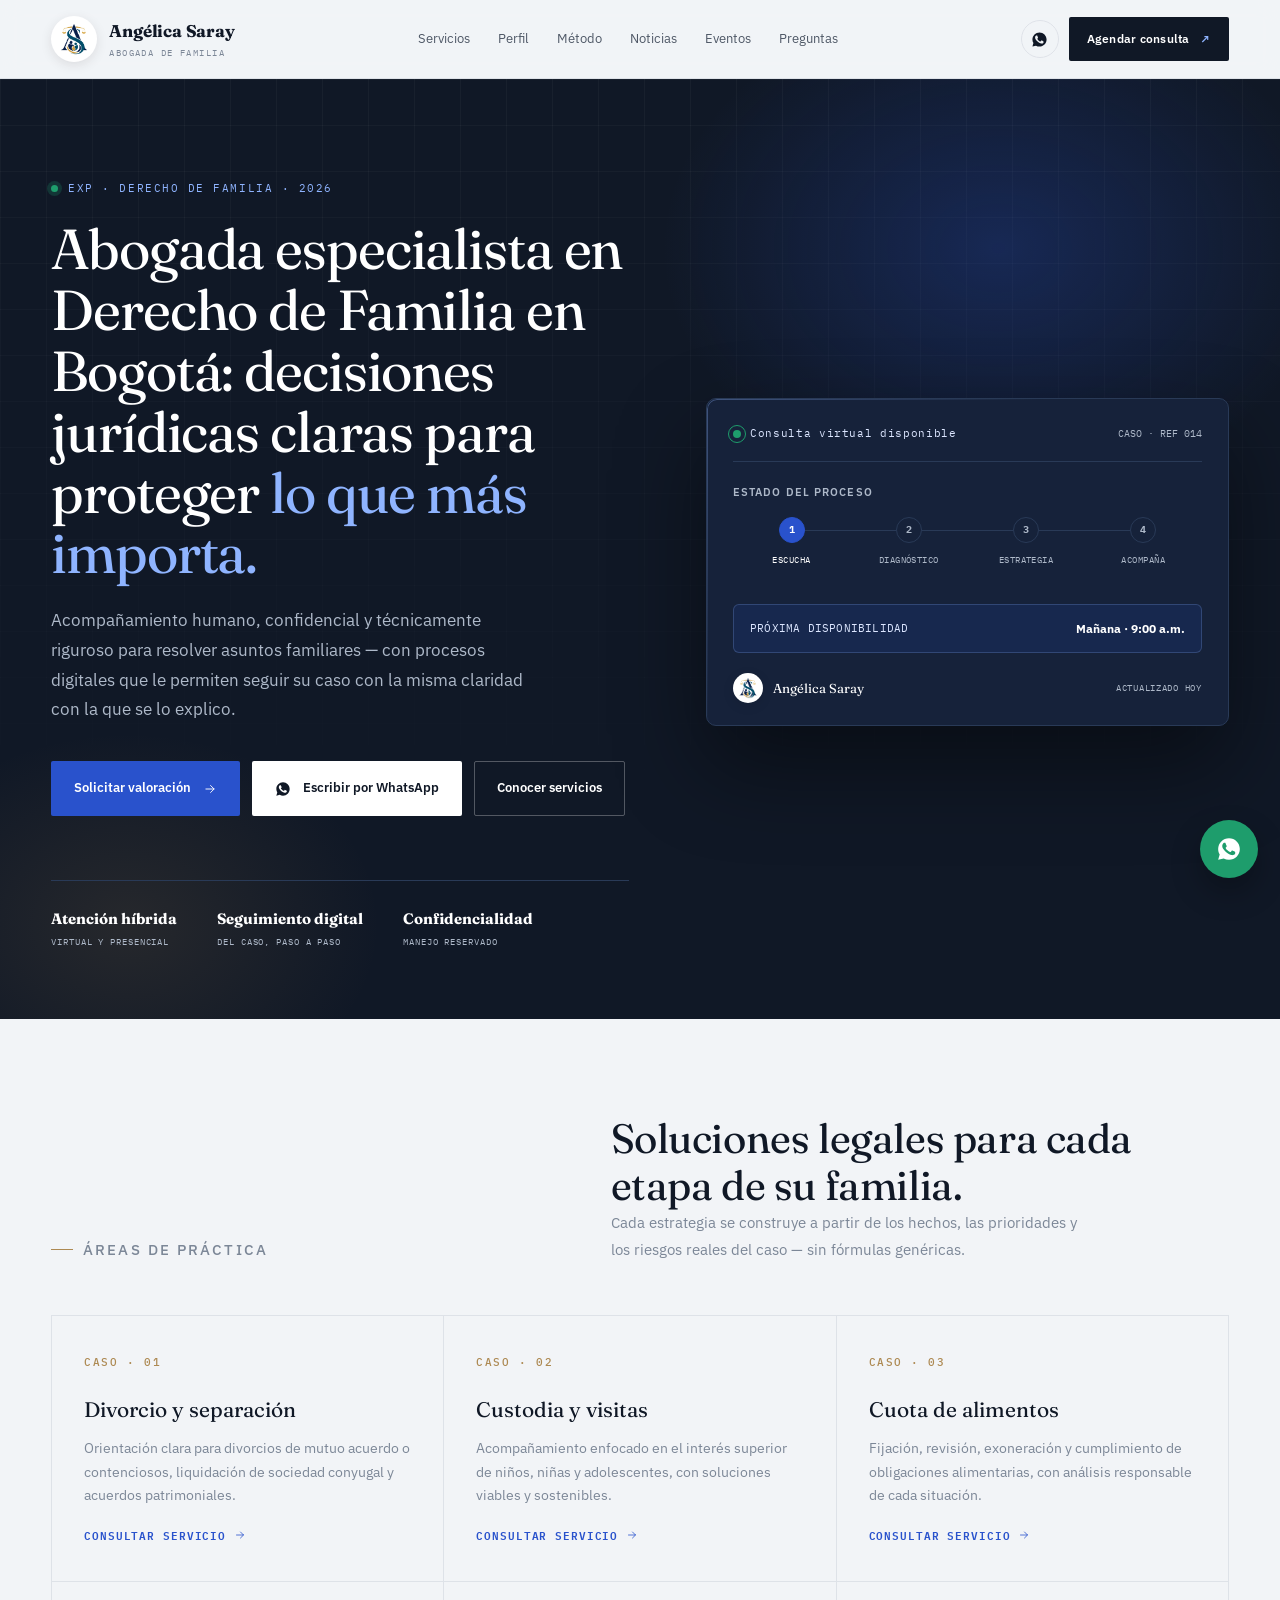
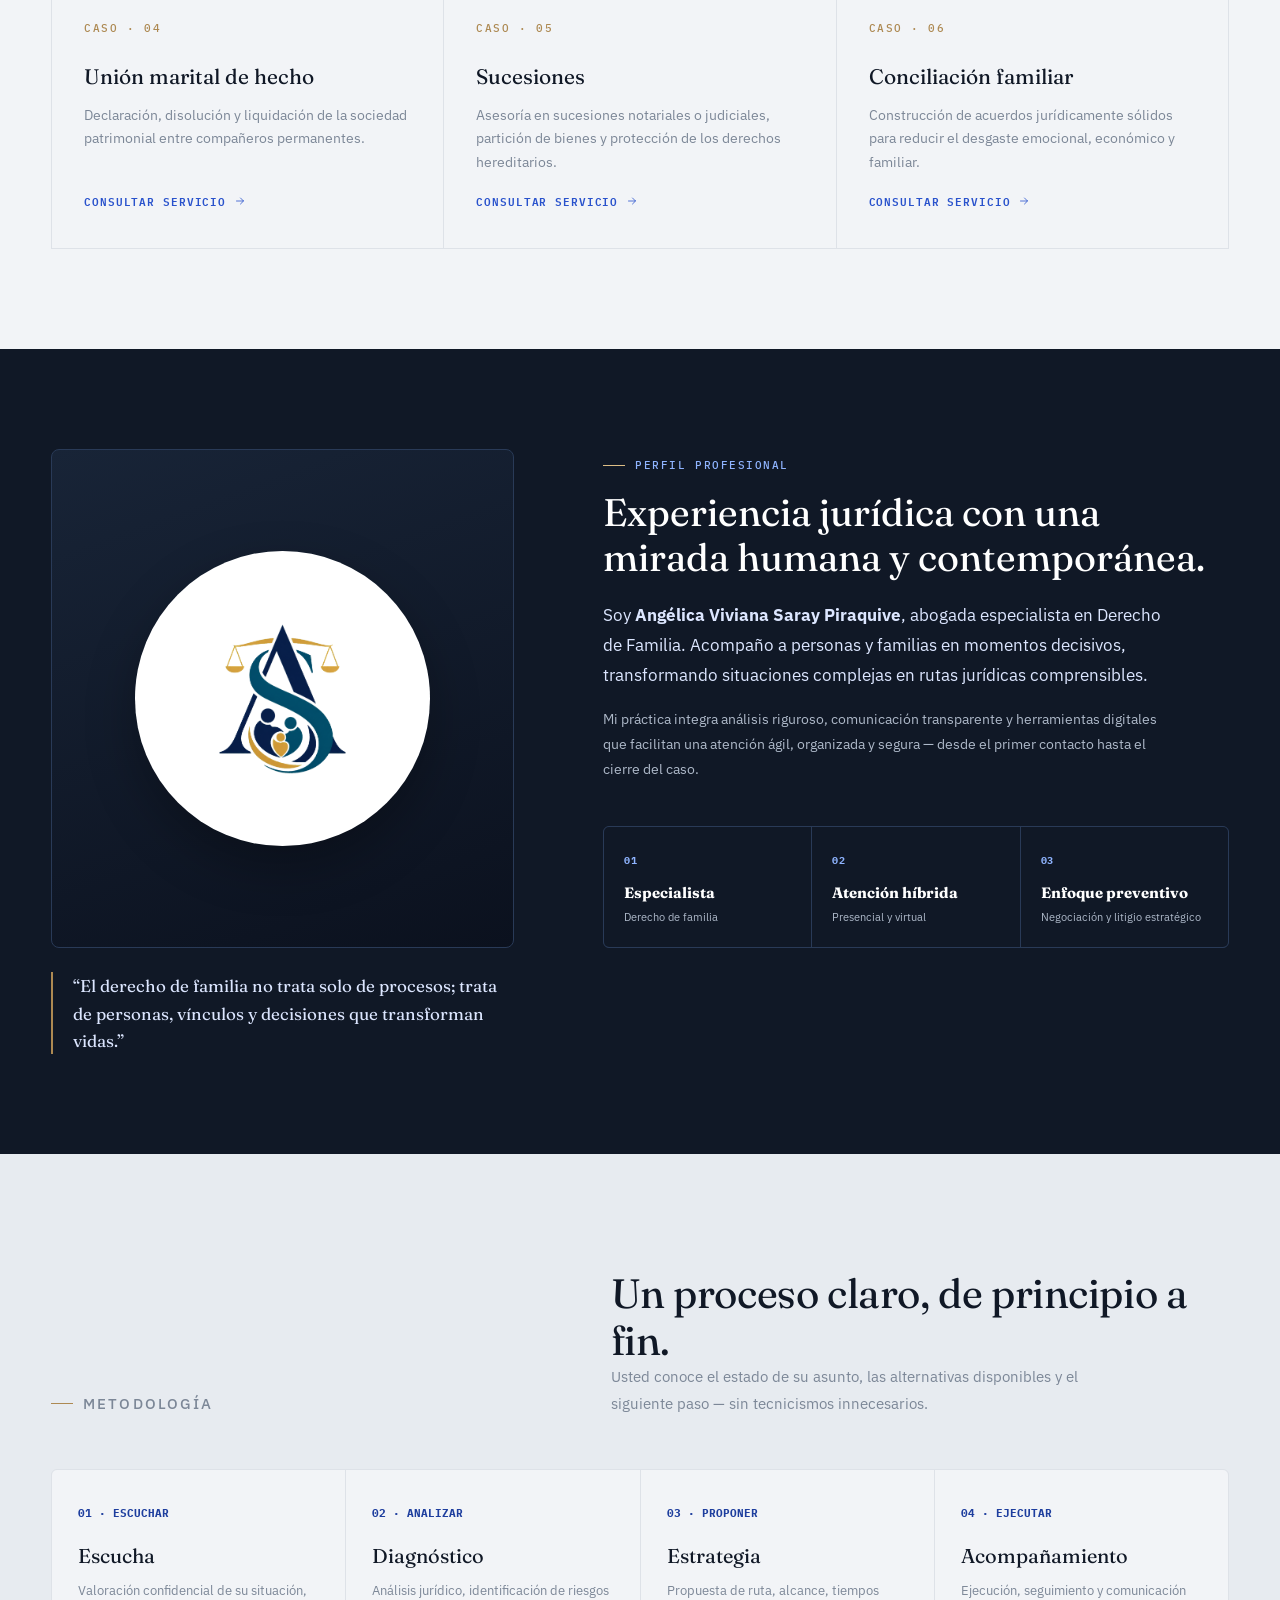
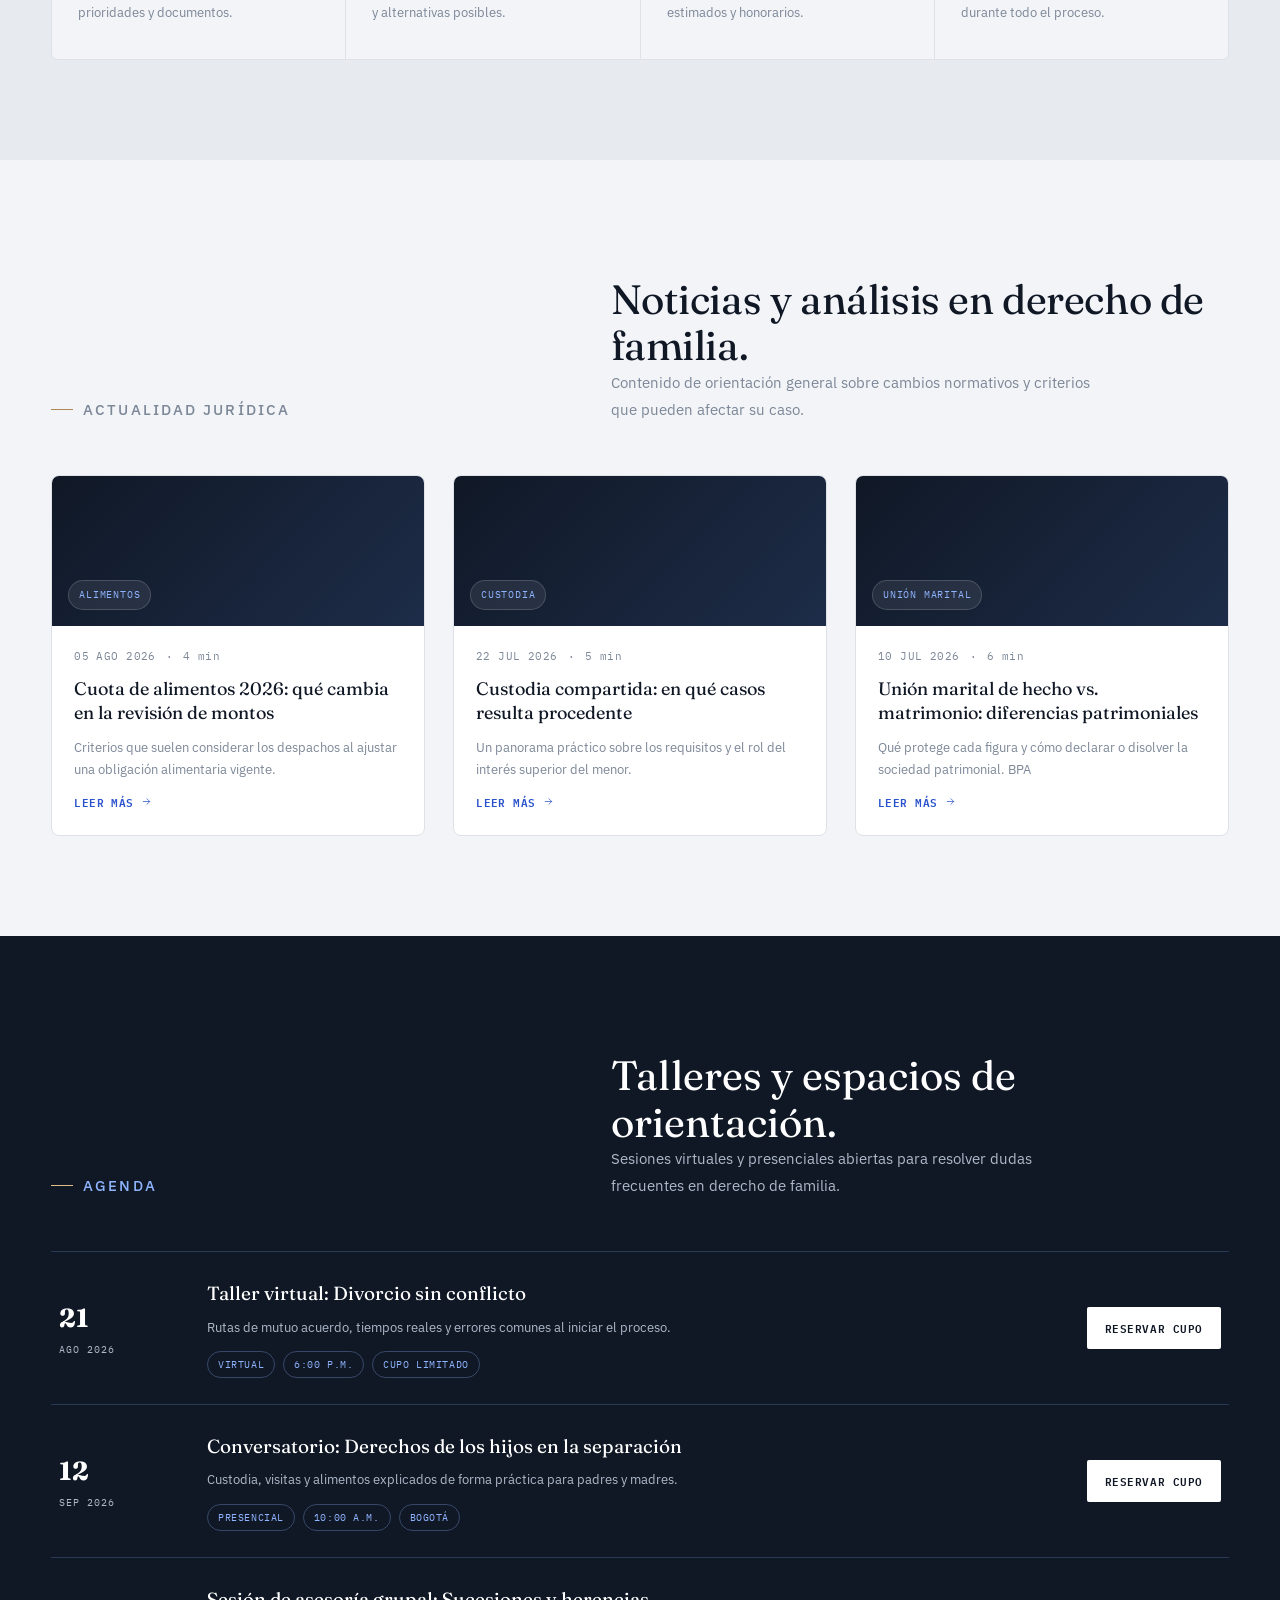
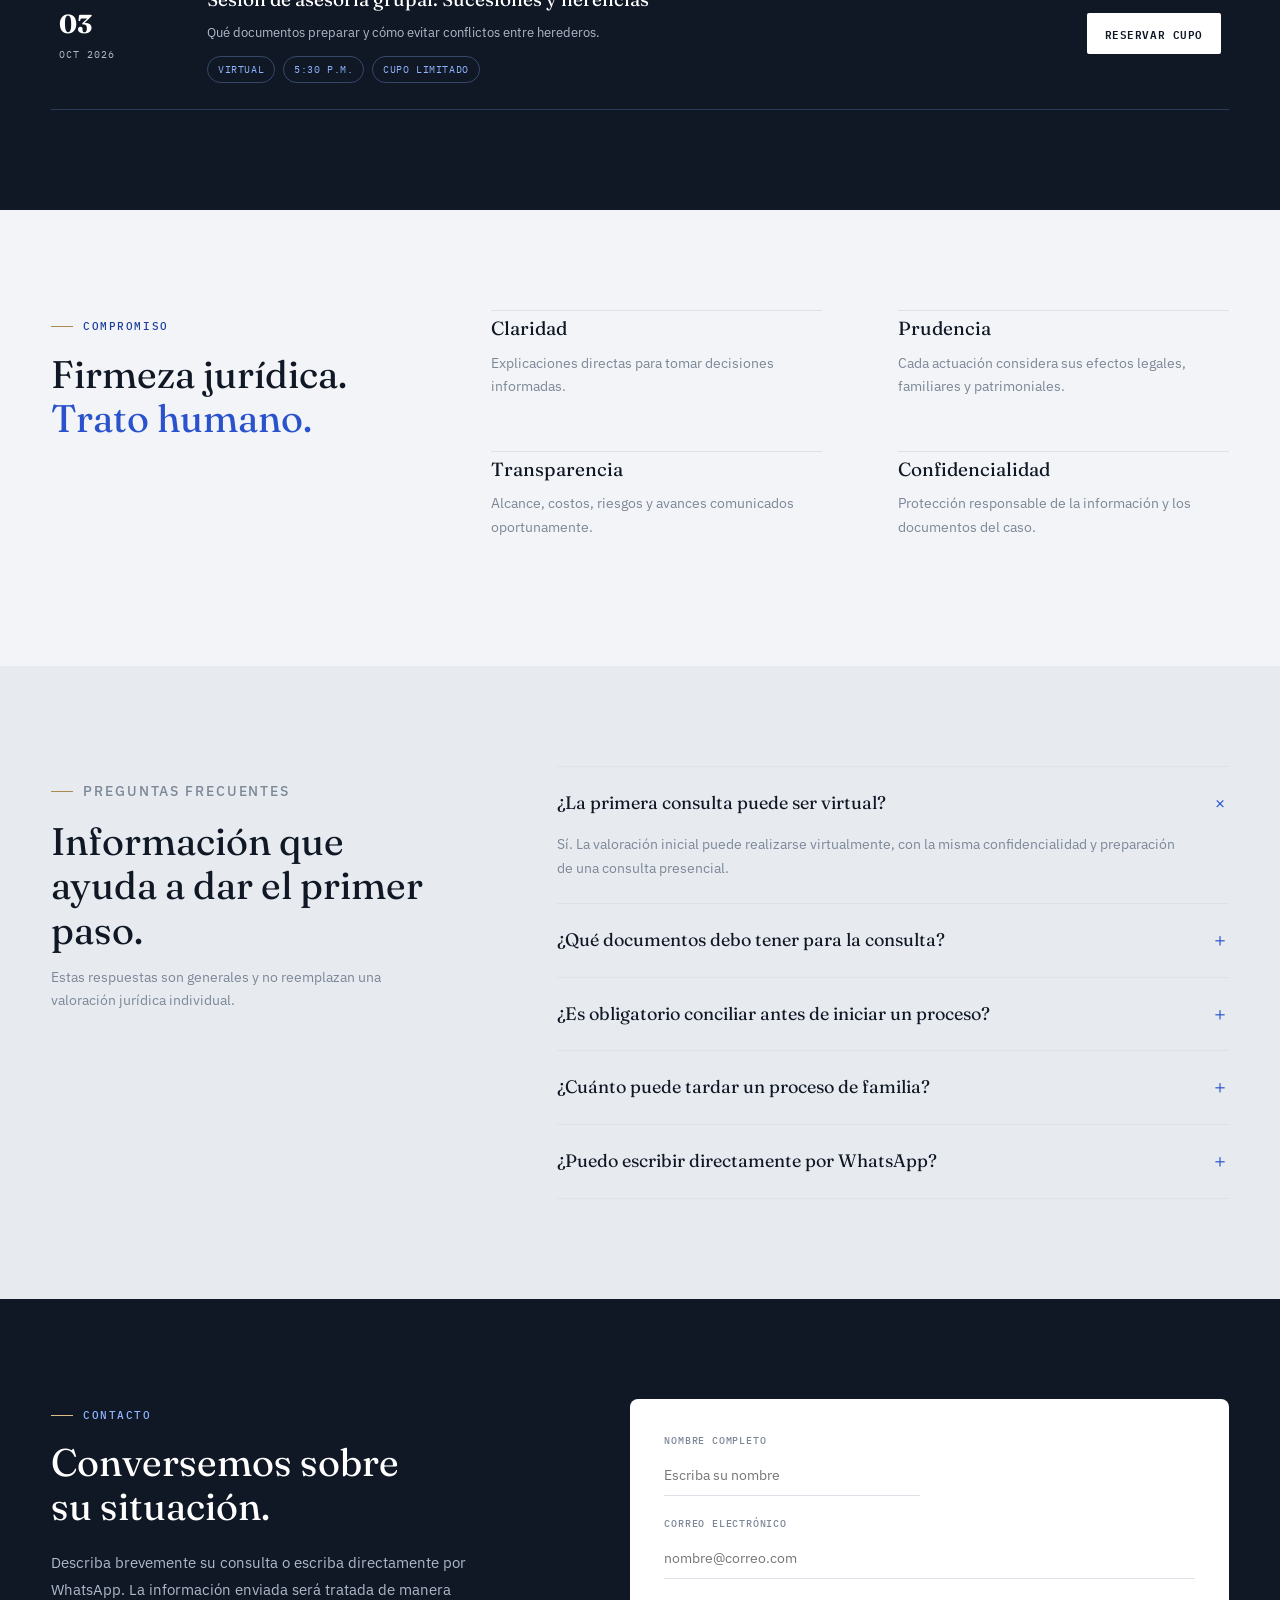
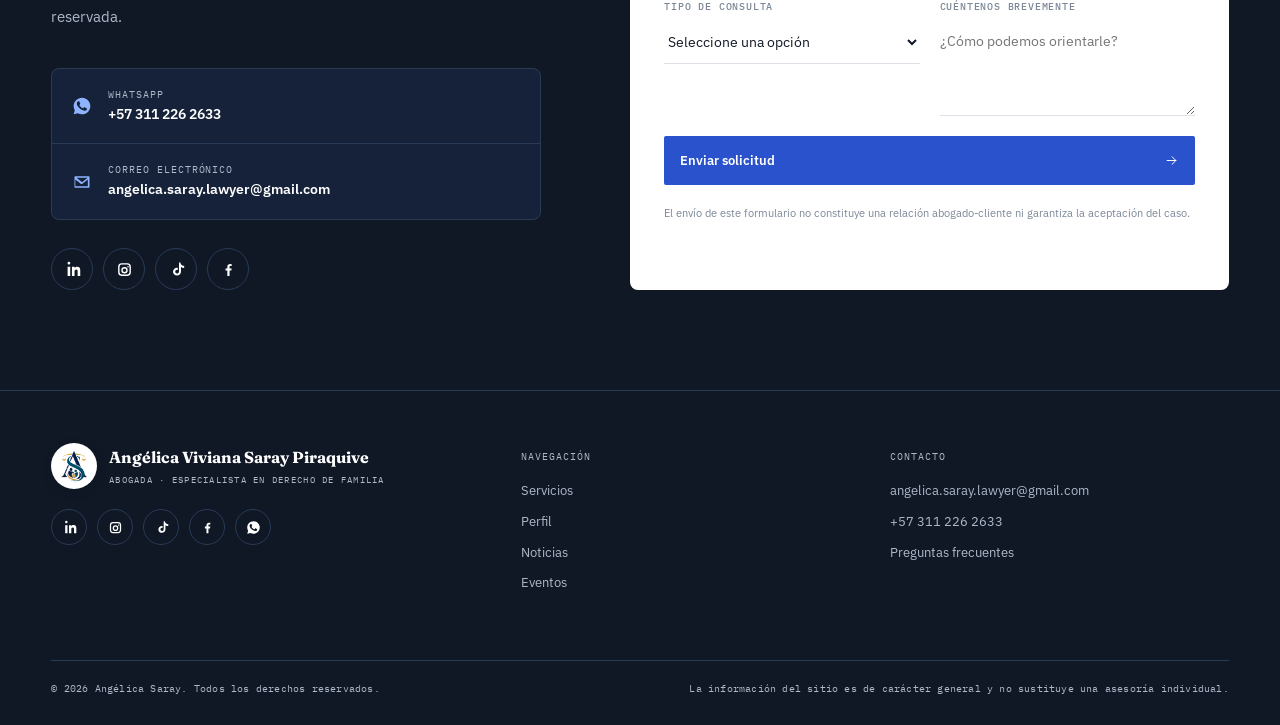
<file: index.html>
<!doctype html>
<html lang="es">
<head>
<meta charset="utf-8">
<meta name="viewport" content="width=device-width,initial-scale=1">
<title>Abogada de Familia en Bogotá | Angélica Saray</title>
<meta name="description" content="Angélica Saray, abogada especialista en Derecho de Familia en Bogotá. Asesoría en divorcio, custodia, alimentos, sucesiones y conciliación, virtual o presencial.">
<link rel="canonical" href="https://angelicasaraylawyer.netlify.app/">
<meta property="og:type" content="website">
<meta property="og:locale" content="es_CO">
<meta property="og:site_name" content="Angélica Saray">
<meta property="og:title" content="Abogada de Familia en Bogotá | Angélica Saray">
<meta property="og:description" content="Asesoría especializada en Derecho de Familia en Bogotá para divorcio, custodia, alimentos, sucesiones y conciliación. Atención virtual y presencial.">
<meta property="og:url" content="https://angelicasaraylawyer.netlify.app/">
<meta property="og:image" content="https://angelicasaraylawyer.netlify.app/assets/logo-full.png">
<meta property="og:image:alt" content="Angélica Saray, abogada especialista en Derecho de Familia">
<meta name="twitter:card" content="summary_large_image">
<meta name="twitter:title" content="Abogada de Familia en Bogotá | Angélica Saray">
<meta name="twitter:description" content="Asesoría especializada en Derecho de Familia en Bogotá, con atención virtual y presencial.">
<meta name="twitter:image" content="https://angelicasaraylawyer.netlify.app/assets/logo-full.png">
<meta name="twitter:image:alt" content="Angélica Saray, abogada especialista en Derecho de Familia">
<link rel="icon" type="image/png" sizes="32x32" href="assets/favicon-32.png">
<link rel="apple-touch-icon" sizes="180x180" href="assets/favicon-180.png">
<link rel="preconnect" href="https://fonts.googleapis.com">
<link rel="preconnect" href="https://fonts.gstatic.com" crossorigin>
<link rel="stylesheet" href="styles.css">
<script src="script.js" defer></script>
<script type="application/ld+json">
{
  "@context": "https://schema.org",
  "@graph": [
    {
      "@type": "Person",
      "@id": "https://angelicasaraylawyer.netlify.app/#ang%C3%A9lica-saray",
      "name": "Angélica Viviana Saray Piraquive",
      "jobTitle": "Abogada especialista en Derecho de Familia",
      "email": "mailto:angelica.saray.lawyer@gmail.com",
      "telephone": "+57 311 226 2633",
      "url": "https://angelicasaraylawyer.netlify.app/",
      "sameAs": [
        "https://linkedin.com/in/angelica.saray.lawyer",
        "https://instagram.com/angelica.saray.lawyer",
        "https://tiktok.com/@angelica.saray.lawyer",
        "https://facebook.com/angelica.saray.lawyer"
      ]
    },
    {
      "@type": "LegalService",
      "@id": "https://angelicasaraylawyer.netlify.app/#servicio-legal",
      "name": "Angélica Saray — Derecho de Familia",
      "url": "https://angelicasaraylawyer.netlify.app/",
      "email": "mailto:angelica.saray.lawyer@gmail.com",
      "telephone": "+57 311 226 2633",
      "areaServed": {
        "@type": "City",
        "name": "Bogotá"
      },
      "founder": {
        "@id": "https://angelicasaraylawyer.netlify.app/#ang%C3%A9lica-saray"
      },
      "knowsAbout": [
        "Divorcio y separación",
        "Custodia y visitas",
        "Cuota de alimentos",
        "Unión marital de hecho",
        "Sucesiones",
        "Conciliación familiar"
      ]
    },
    {
      "@type": "FAQPage",
      "@id": "https://angelicasaraylawyer.netlify.app/#preguntas-frecuentes",
      "mainEntity": [
        {
          "@type": "Question",
          "name": "¿La primera consulta puede ser virtual?",
          "acceptedAnswer": {
            "@type": "Answer",
            "text": "Sí. La valoración inicial puede realizarse virtualmente, con la misma confidencialidad y preparación de una consulta presencial."
          }
        },
        {
          "@type": "Question",
          "name": "¿Qué documentos debo tener para la consulta?",
          "acceptedAnswer": {
            "@type": "Answer",
            "text": "Depende del caso. Al solicitar la cita recibirá una lista breve de documentos recomendados."
          }
        },
        {
          "@type": "Question",
          "name": "¿Es obligatorio conciliar antes de iniciar un proceso?",
          "acceptedAnswer": {
            "@type": "Answer",
            "text": "En algunos asuntos de familia la conciliación es requisito previo. En la valoración se determina si aplica."
          }
        },
        {
          "@type": "Question",
          "name": "¿Cuánto puede tardar un proceso de familia?",
          "acceptedAnswer": {
            "@type": "Answer",
            "text": "El tiempo varía según el trámite, la existencia de acuerdo y la autoridad competente."
          }
        },
        {
          "@type": "Question",
          "name": "¿Puedo escribir directamente por WhatsApp?",
          "acceptedAnswer": {
            "@type": "Answer",
            "text": "Sí, puede escribir al +57 311 226 2633 para agendar una valoración inicial o resolver dudas breves sobre agenda."
          }
        }
      ]
    }
  ]
}
</script>
</head>
<body>

<!-- ============ MONOGRAM (reused) ============ -->
<svg style="display:none">
  <symbol id="markAS" viewBox="0 0 48 48">
    <circle cx="24" cy="24" r="22.5" fill="none" stroke="currentColor" stroke-width="1"/>
    <line x1="16" y1="31" x2="24" y2="15" stroke="currentColor" stroke-width="1"/>
    <text x="24" y="30" text-anchor="middle" font-family="Georgia, serif" font-size="17" fill="currentColor">AS</text>
  </symbol>
  <symbol id="icoWhatsapp" viewBox="0 0 24 24"><path fill="currentColor" d="M12.03 2C6.5 2 2 6.48 2 12c0 1.86.5 3.6 1.4 5.1L2 22l5.06-1.33A9.96 9.96 0 0 0 12.03 22C17.55 22 22 17.52 22 12S17.55 2 12.03 2Zm5.86 14.2c-.25.7-1.24 1.28-2.02 1.44-.55.11-1.26.2-3.66-.77-3.07-1.24-5.05-4.33-5.2-4.53-.15-.2-1.24-1.65-1.24-3.15s.78-2.23 1.06-2.53c.27-.3.6-.37.8-.37h.58c.19 0 .44-.07.68.53.25.6.85 2.08.92 2.23.07.15.12.33.02.53-.1.2-.15.33-.3.5-.15.18-.31.4-.44.53-.15.15-.3.31-.13.6.17.3.75 1.26 1.62 2.05 1.11 1.02 2.05 1.34 2.34 1.5.3.15.47.13.64-.08.17-.2.72-.86.92-1.16.2-.3.4-.25.66-.15.27.1 1.7.83 1.99 1 .3.15.5.23.57.36.07.13.07.75-.18 1.45Z"/></symbol>
  <symbol id="icoMail" viewBox="0 0 24 24"><path fill="currentColor" d="M4 5h16a1 1 0 0 1 1 1v12a1 1 0 0 1-1 1H4a1 1 0 0 1-1-1V6a1 1 0 0 1 1-1Zm1.4 2 6.4 5.13a.5.5 0 0 0 .62 0L18.8 7H5.4ZM19 17V8.9l-6.55 5.24a1.5 1.5 0 0 1-1.9 0L4 8.9V17h15Z"/></symbol>
  <symbol id="icoLinkedin" viewBox="0 0 24 24"><path fill="currentColor" d="M6.94 5a1.94 1.94 0 1 1 0-3.88 1.94 1.94 0 0 1 0 3.88ZM5.1 8.24h3.68V21H5.1V8.24Zm6.32 0h3.53v1.74h.05c.49-.9 1.7-1.86 3.5-1.86 3.75 0 4.44 2.36 4.44 5.44V21h-3.68v-5.9c0-1.4-.03-3.2-2.03-3.2-2.03 0-2.34 1.5-2.34 3.1V21h-3.67V8.24Z"/></symbol>
  <symbol id="icoInstagram" viewBox="0 0 24 24"><path fill="currentColor" d="M8 3h8a5 5 0 0 1 5 5v8a5 5 0 0 1-5 5H8a5 5 0 0 1-5-5V8a5 5 0 0 1 5-5Zm0 2a3 3 0 0 0-3 3v8a3 3 0 0 0 3 3h8a3 3 0 0 0 3-3V8a3 3 0 0 0-3-3H8Zm4 3.5A4.5 4.5 0 1 1 7.5 13 4.5 4.5 0 0 1 12 8.5Zm0 2A2.5 2.5 0 1 0 14.5 13 2.5 2.5 0 0 0 12 10.5Zm5-3.3a1.05 1.05 0 1 1 0 2.1 1.05 1.05 0 0 1 0-2.1Z"/></symbol>
  <symbol id="icoTiktok" viewBox="0 0 24 24"><path fill="currentColor" d="M14.5 2h2.9c.16 1.4.8 2.63 1.9 3.5 1 .82 2.2 1.24 3.5 1.28v2.94a7.9 7.9 0 0 1-4.5-1.42v6.5c0 3.4-2.4 5.7-5.6 5.7-2.1 0-3.9-1.02-4.9-2.7a5.7 5.7 0 0 1-.7-2.8c0-3.2 2.5-5.6 5.7-5.6.35 0 .7.03 1 .1v3.05a2.7 2.7 0 0 0-1-.2 2.6 2.6 0 0 0-2.6 2.6 2.6 2.6 0 0 0 2.6 2.6c1.5 0 2.7-1.1 2.7-2.9V2Z"/></symbol>
  <symbol id="icoFacebook" viewBox="0 0 24 24"><path fill="currentColor" d="M13.5 21v-7.6h2.55l.38-2.96h-2.93V8.53c0-.86.24-1.44 1.47-1.44h1.57V4.46A21 21 0 0 0 14.2 4.3c-2.27 0-3.83 1.38-3.83 3.93v2.2H7.8v2.97h2.57V21h3.13Z"/></symbol>
  <symbol id="icoMenu" viewBox="0 0 24 24"><path fill="none" stroke="currentColor" stroke-width="1.6" stroke-linecap="round" d="M4 7h16M4 12h16M4 17h16"/></symbol>
  <symbol id="icoClose" viewBox="0 0 24 24"><path fill="none" stroke="currentColor" stroke-width="1.6" stroke-linecap="round" d="M5 5l14 14M19 5 5 19"/></symbol>
  <symbol id="icoArrow" viewBox="0 0 24 24"><path fill="none" stroke="currentColor" stroke-width="1.6" stroke-linecap="round" stroke-linejoin="round" d="M5 12h14M13 6l6 6-6 6"/></symbol>
</svg>

<main>

<!-- ============ HEADER ============ -->
<header class="navWrap">
  <div class="navInner">
    <a class="brand" href="#inicio" aria-label="Ir al inicio">
      <span class="logoChip logoChip-nav"><img src="assets/logo-mark.png" alt=""></span>
      <span><strong>Angélica Saray</strong><small>Abogada de familia</small></span>
    </a>
    <nav aria-label="Navegación principal">
      <a href="#servicios">Servicios</a>
      <a href="#perfil">Perfil</a>
      <a href="#metodo">Método</a>
      <a href="#noticias">Noticias</a>
      <a href="#eventos">Eventos</a>
      <a href="#preguntas">Preguntas</a>
    </nav>
    <div class="navActions">
      <a class="iconLink" href="https://wa.me/573112262633?text=Hola%2C%20quisiera%20agendar%20una%20consulta%20con%20la%20Dra.%20Saray" target="_blank" rel="noopener" aria-label="Escribir por WhatsApp"><svg width="17" height="17"><use href="#icoWhatsapp"/></svg></a>
      <a class="navCta" href="#contacto">Agendar consulta <span>↗</span></a>
      <button class="menuToggle" id="menuToggle" aria-label="Abrir menú" aria-expanded="false" aria-controls="mobileNav">
        <svg><use href="#icoMenu" id="menuIcon"/></svg>
      </button>
    </div>
  </div>

</header>
<nav id="mobileNav" class="mobileNav" aria-label="Navegación móvil">
  <a href="#servicios">Servicios</a>
  <a href="#perfil">Perfil</a>
  <a href="#metodo">Método</a>
  <a href="#noticias">Noticias</a>
  <a href="#eventos">Eventos</a>
  <a href="#preguntas">Preguntas</a>
  <a class="navCta" href="#contacto">Agendar consulta <span>↗</span></a>
</nav>

<!-- ============ HERO ============ -->
<section class="hero" id="inicio" style="padding-top:0;padding-bottom:0">
  <div class="gridLines"></div>
  <div class="heroGlow"></div>
  <div class="heroGrid">
    <div>
      <p class="docketRef">EXP · DERECHO DE FAMILIA · 2026</p>
      <h1>Abogada especialista en Derecho de Familia en Bogotá: decisiones jurídicas claras para proteger <em>lo que más importa.</em></h1>
      <p class="heroLead">Acompañamiento humano, confidencial y técnicamente riguroso para resolver asuntos familiares — con procesos digitales que le permiten seguir su caso con la misma claridad con la que se lo explico.</p>
      <div class="heroActions">
        <a class="btn btn-primary" href="#contacto">Solicitar valoración <svg width="14" height="14"><use href="#icoArrow"/></svg></a>
        <a class="btn btn-wa" href="https://wa.me/573112262633?text=Hola%2C%20quisiera%20agendar%20una%20consulta%20con%20la%20Dra.%20Saray" target="_blank" rel="noopener"><svg width="16" height="16"><use href="#icoWhatsapp"/></svg> Escribir por WhatsApp</a>
        <a class="btn btn-ghost" href="#servicios">Conocer servicios</a>
      </div>
      <div class="heroStats">
        <div><strong>Atención híbrida</strong><small>Virtual y presencial</small></div>
        <div><strong>Seguimiento digital</strong><small>Del caso, paso a paso</small></div>
        <div><strong>Confidencialidad</strong><small>Manejo reservado</small></div>
      </div>
    </div>

    <!-- Signature: digital case panel -->
    <div class="casePanel" aria-hidden="false">
      <div class="panelTop">
        <div class="panelStatus"><span class="dot"></span> Consulta virtual disponible</div>
        <span class="panelId">CASO · REF 014</span>
      </div>
      <div class="panelBody">
        <h3>Estado del proceso</h3>
        <div class="flowTrack">
          <div class="flowStep active"><b>1</b><small>Escucha</small></div>
          <div class="flowStep"><b>2</b><small>Diagnóstico</small></div>
          <div class="flowStep"><b>3</b><small>Estrategia</small></div>
          <div class="flowStep"><b>4</b><small>Acompaña</small></div>
        </div>
      </div>
      <div class="panelNote">
        <span>PRÓXIMA DISPONIBILIDAD</span>
        <strong>Mañana · 9:00 a.m.</strong>
      </div>
      <div class="panelFoot">
        <div class="sig">
          <span class="logoChip logoChip-sig"><img src="assets/logo-mark.png" alt=""></span>
          <span>Angélica Saray</span>
        </div>
        <small>Actualizado hoy</small>
      </div>
    </div>
  </div>
</section>

<!-- ============ INTRO / SERVICES ============ -->
<section class="services" id="servicios">
  <div class="sectionIntro reveal">
    <div><p class="sectionLabel">Áreas de práctica</p></div>
    <div><h2>Soluciones legales para cada etapa de su familia.</h2><p>Cada estrategia se construye a partir de los hechos, las prioridades y los riesgos reales del caso — sin fórmulas genéricas.</p></div>
  </div>
  <div class="serviceGrid reveal">
    <article class="serviceCard"><span class="tag-mono">CASO · 01</span><h3>Divorcio y separación</h3><p>Orientación clara para divorcios de mutuo acuerdo o contenciosos, liquidación de sociedad conyugal y acuerdos patrimoniales.</p><a href="#contacto">Consultar servicio <svg width="12" height="12"><use href="#icoArrow"/></svg></a></article>
    <article class="serviceCard"><span class="tag-mono">CASO · 02</span><h3>Custodia y visitas</h3><p>Acompañamiento enfocado en el interés superior de niños, niñas y adolescentes, con soluciones viables y sostenibles.</p><a href="#contacto">Consultar servicio <svg width="12" height="12"><use href="#icoArrow"/></svg></a></article>
    <article class="serviceCard"><span class="tag-mono">CASO · 03</span><h3>Cuota de alimentos</h3><p>Fijación, revisión, exoneración y cumplimiento de obligaciones alimentarias, con análisis responsable de cada situación.</p><a href="#contacto">Consultar servicio <svg width="12" height="12"><use href="#icoArrow"/></svg></a></article>
    <article class="serviceCard"><span class="tag-mono">CASO · 04</span><h3>Unión marital de hecho</h3><p>Declaración, disolución y liquidación de la sociedad patrimonial entre compañeros permanentes.</p><a href="#contacto">Consultar servicio <svg width="12" height="12"><use href="#icoArrow"/></svg></a></article>
    <article class="serviceCard"><span class="tag-mono">CASO · 05</span><h3>Sucesiones</h3><p>Asesoría en sucesiones notariales o judiciales, partición de bienes y protección de los derechos hereditarios.</p><a href="#contacto">Consultar servicio <svg width="12" height="12"><use href="#icoArrow"/></svg></a></article>
    <article class="serviceCard"><span class="tag-mono">CASO · 06</span><h3>Conciliación familiar</h3><p>Construcción de acuerdos jurídicamente sólidos para reducir el desgaste emocional, económico y familiar.</p><a href="#contacto">Consultar servicio <svg width="12" height="12"><use href="#icoArrow"/></svg></a></article>
  </div>
</section>

<!-- ============ PROFILE ============ -->
<section class="profile" id="perfil" style="padding-left:0;padding-right:0">
  <div class="profileGrid wrap">
  <div class="profileArt reveal">
    <div class="profilePlate">
      <span class="logoChip logoChip-plate"><img src="assets/logo-mark.png" alt=""></span>
    </div>
    <p class="profileQuote">“El derecho de familia no trata solo de procesos; trata de personas, vínculos y decisiones que transforman vidas.”</p>
  </div>
  <div class="profileCopy reveal">
    <p class="sectionLabel light">Perfil profesional</p>
    <h2>Experiencia jurídica con una mirada humana y contemporánea.</h2>
    <p class="lede">Soy <strong>Angélica Viviana Saray Piraquive</strong>, abogada especialista en Derecho de Familia. Acompaño a personas y familias en momentos decisivos, transformando situaciones complejas en rutas jurídicas comprensibles.</p>
    <p class="body">Mi práctica integra análisis riguroso, comunicación transparente y herramientas digitales que facilitan una atención ágil, organizada y segura — desde el primer contacto hasta el cierre del caso.</p>
    <div class="credRow">
      <div><b>01</b><strong>Especialista</strong><small>Derecho de familia</small></div>
      <div><b>02</b><strong>Atención híbrida</strong><small>Presencial y virtual</small></div>
      <div><b>03</b><strong>Enfoque preventivo</strong><small>Negociación y litigio estratégico</small></div>
    </div>
  </div>
  </div>
</section>

<!-- ============ METHOD ============ -->
<section class="method" id="metodo">
  <div class="sectionIntro reveal">
    <div><p class="sectionLabel">Metodología</p></div>
    <div><h2>Un proceso claro, de principio a fin.</h2><p>Usted conoce el estado de su asunto, las alternativas disponibles y el siguiente paso — sin tecnicismos innecesarios.</p></div>
  </div>
  <div class="methodGrid reveal">
    <div class="methodStep"><b>01 · ESCUCHAR</b><h3>Escucha</h3><p>Valoración confidencial de su situación, prioridades y documentos.</p></div>
    <div class="methodStep"><b>02 · ANALIZAR</b><h3>Diagnóstico</h3><p>Análisis jurídico, identificación de riesgos y alternativas posibles.</p></div>
    <div class="methodStep"><b>03 · PROPONER</b><h3>Estrategia</h3><p>Propuesta de ruta, alcance, tiempos estimados y honorarios.</p></div>
    <div class="methodStep"><b>04 · EJECUTAR</b><h3>Acompañamiento</h3><p>Ejecución, seguimiento y comunicación durante todo el proceso.</p></div>
  </div>
</section>

<!-- ============ NOTICIAS ============ -->
<section class="news" id="noticias">
  <div class="sectionIntro reveal">
    <div><p class="sectionLabel">Actualidad jurídica</p></div>
    <div><h2>Noticias y análisis en derecho de familia.</h2><p>Contenido de orientación general sobre cambios normativos y criterios que pueden afectar su caso.</p></div>
  </div>
  <div class="newsGrid reveal" id="newsGrid">
    <article class="newsCard">
      <div class="newsMedia"><span>Alimentos</span></div>
      <div class="newsBody">
        <div class="newsMeta"><span>05 AGO 2026</span><span>·</span><span>4 min</span></div>
        <h3>Cuota de alimentos 2026: qué cambia en la revisión de montos</h3>
        <p>Criterios que suelen considerar los despachos al ajustar una obligación alimentaria vigente.</p>
        <a href="#contacto">Leer más <svg width="11" height="11"><use href="#icoArrow"/></svg></a>
      </div>
    </article>
    <article class="newsCard">
      <div class="newsMedia"><span>Custodia</span></div>
      <div class="newsBody">
        <div class="newsMeta"><span>22 JUL 2026</span><span>·</span><span>5 min</span></div>
        <h3>Custodia compartida: en qué casos resulta procedente</h3>
        <p>Un panorama práctico sobre los requisitos y el rol del interés superior del menor.</p>
        <a href="#contacto">Leer más <svg width="11" height="11"><use href="#icoArrow"/></svg></a>
      </div>
    </article>
    <article class="newsCard">
      <div class="newsMedia"><span>Unión marital</span></div>
      <div class="newsBody">
        <div class="newsMeta"><span>10 JUL 2026</span><span>·</span><span>6 min</span></div>
        <h3>Unión marital de hecho vs. matrimonio: diferencias patrimoniales</h3>
        <p>Qué protege cada figura y cómo declarar o disolver la sociedad patrimonial.</p>
        <a href="#contacto">Leer más <svg width="11" height="11"><use href="#icoArrow"/></svg></a>
      </div>
    </article>
  </div>
</section>

<!-- ============ EVENTOS ============ -->
<section class="events" id="eventos">
  <div class="eventsIntro reveal">
    <div><p class="sectionLabel light">Agenda</p></div>
    <div><h2>Talleres y espacios de orientación.</h2><p>Sesiones virtuales y presenciales abiertas para resolver dudas frecuentes en derecho de familia.</p></div>
  </div>
  <div class="eventList reveal" id="eventList">
    <div class="eventRow">
      <div class="eventDate"><b>21</b><small>Ago 2026</small></div>
      <div class="eventInfo">
        <h3>Taller virtual: Divorcio sin conflicto</h3>
        <p>Rutas de mutuo acuerdo, tiempos reales y errores comunes al iniciar el proceso.</p>
        <div class="eventTags"><span>Virtual</span><span>6:00 p.m.</span><span>Cupo limitado</span></div>
      </div>
      <a class="eventCta" href="https://wa.me/573112262633?text=Hola%2C%20quiero%20inscribirme%20al%20taller%20de%20divorcio%20sin%20conflicto" target="_blank" rel="noopener">Reservar cupo</a>
    </div>
    <div class="eventRow">
      <div class="eventDate"><b>12</b><small>Sep 2026</small></div>
      <div class="eventInfo">
        <h3>Conversatorio: Derechos de los hijos en la separación</h3>
        <p>Custodia, visitas y alimentos explicados de forma práctica para padres y madres.</p>
        <div class="eventTags"><span>Presencial</span><span>10:00 a.m.</span><span>Bogotá</span></div>
      </div>
      <a class="eventCta" href="https://wa.me/573112262633?text=Hola%2C%20quiero%20inscribirme%20al%20conversatorio%20sobre%20derechos%20de%20los%20hijos" target="_blank" rel="noopener">Reservar cupo</a>
    </div>
    <div class="eventRow">
      <div class="eventDate"><b>03</b><small>Oct 2026</small></div>
      <div class="eventInfo">
        <h3>Sesión de asesoría grupal: Sucesiones y herencias</h3>
        <p>Qué documentos preparar y cómo evitar conflictos entre herederos.</p>
        <div class="eventTags"><span>Virtual</span><span>5:30 p.m.</span><span>Cupo limitado</span></div>
      </div>
      <a class="eventCta" href="https://wa.me/573112262633?text=Hola%2C%20quiero%20inscribirme%20a%20la%20sesi%C3%B3n%20de%20sucesiones" target="_blank" rel="noopener">Reservar cupo</a>
    </div>
  </div>
</section>

<!-- ============ PRINCIPLES ============ -->
<section class="principles">
  <div class="principlesGrid reveal">
    <div>
      <p class="sectionLabel">Compromiso</p>
      <h2>Firmeza jurídica.<br><em>Trato humano.</em></h2>
    </div>
    <div>
      <div class="principleItem"><h3>Claridad</h3><p>Explicaciones directas para tomar decisiones informadas.</p></div>
      <div class="principleItem"><h3>Transparencia</h3><p>Alcance, costos, riesgos y avances comunicados oportunamente.</p></div>
    </div>
    <div>
      <div class="principleItem"><h3>Prudencia</h3><p>Cada actuación considera sus efectos legales, familiares y patrimoniales.</p></div>
      <div class="principleItem"><h3>Confidencialidad</h3><p>Protección responsable de la información y los documentos del caso.</p></div>
    </div>
  </div>
</section>

<!-- ============ FAQ ============ -->
<section class="faq" id="preguntas">
  <div class="faqShell reveal">
    <div>
      <p class="sectionLabel">Preguntas frecuentes</p>
      <h2 style="font-size:clamp(28px,3vw,40px);line-height:1.15;margin-top:16px">Información que ayuda a dar el primer paso.</h2>
      <p>Estas respuestas son generales y no reemplazan una valoración jurídica individual.</p>
    </div>
    <div class="faqList">
      <details open><summary>¿La primera consulta puede ser virtual?<span>＋</span></summary><p>Sí. La valoración inicial puede realizarse virtualmente, con la misma confidencialidad y preparación de una consulta presencial.</p></details>
      <details><summary>¿Qué documentos debo tener para la consulta?<span>＋</span></summary><p>Depende del caso. Al solicitar la cita recibirá una lista breve de documentos recomendados.</p></details>
      <details><summary>¿Es obligatorio conciliar antes de iniciar un proceso?<span>＋</span></summary><p>En algunos asuntos de familia la conciliación es requisito previo. En la valoración se determina si aplica.</p></details>
      <details><summary>¿Cuánto puede tardar un proceso de familia?<span>＋</span></summary><p>El tiempo varía según el trámite, la existencia de acuerdo y la autoridad competente.</p></details>
      <details><summary>¿Puedo escribir directamente por WhatsApp?<span>＋</span></summary><p>Sí, puede escribir al +57 311 226 2633 para agendar una valoración inicial o resolver dudas breves sobre agenda.</p></details>
    </div>
  </div>
</section>

<!-- ============ CONTACT ============ -->
<section class="contact" id="contacto">
  <div class="contactGrid">
    <div>
      <p class="sectionLabel light">Contacto</p>
      <h2>Conversemos sobre<br>su situación.</h2>
      <p class="contactLead">Describa brevemente su consulta o escriba directamente por WhatsApp. La información enviada será tratada de manera reservada.</p>

      <div class="directChannels">
        <a class="channel" href="https://wa.me/573112262633?text=Hola%2C%20quisiera%20agendar%20una%20consulta%20con%20la%20Dra.%20Saray" target="_blank" rel="noopener">
          <svg><use href="#icoWhatsapp"/></svg>
          <div><small>WhatsApp</small><strong>+57 311 226 2633</strong></div>
        </a>
        <a class="channel" href="mailto:angelica.saray.lawyer@gmail.com">
          <svg><use href="#icoMail"/></svg>
          <div><small>Correo electrónico</small><strong>angelica.saray.lawyer@gmail.com</strong></div>
        </a>
      </div>

      <div class="socialRow">
        <a href="https://linkedin.com/in/angelica.saray.lawyer" target="_blank" rel="noopener" aria-label="LinkedIn"><svg><use href="#icoLinkedin"/></svg></a>
        <a href="https://instagram.com/angelica.saray.lawyer" target="_blank" rel="noopener" aria-label="Instagram"><svg><use href="#icoInstagram"/></svg></a>
        <a href="https://tiktok.com/@angelica.saray.lawyer" target="_blank" rel="noopener" aria-label="TikTok"><svg><use href="#icoTiktok"/></svg></a>
        <a href="https://facebook.com/angelica.saray.lawyer" target="_blank" rel="noopener" aria-label="Facebook"><svg><use href="#icoFacebook"/></svg></a>
      </div>
    </div>

    <!-- Reemplace XXXXX por el endpoint real que le entrega Formspree, ej: https://formspree.io/f/abcdwxyz -->
    <!-- Formulario conectado a Netlify Forms: no requiere cuenta aparte ni endpoint.
         Netlify lo detecta automáticamente al publicar el sitio gracias a
         data-netlify="true" y al campo oculto form-name. -->
    <form id="contactForm" name="contacto" method="POST" data-netlify="true" data-netlify-honeypot="bot-field">
      <input type="hidden" name="form-name" value="contacto">
      <p style="position:absolute;left:-9999px" aria-hidden="true">
        <label>No completar este campo: <input name="bot-field"></label>
      </p>
      <label>Nombre completo<input name="nombre" required placeholder="Escriba su nombre"></label>
      <label>Correo electrónico<input type="email" name="correo" required placeholder="nombre@correo.com"></label>
      <label>Tipo de consulta<select name="tipo" required>
        <option value="" disabled selected>Seleccione una opción</option>
        <option>Divorcio y separación</option>
        <option>Custodia y visitas</option>
        <option>Cuota de alimentos</option>
        <option>Unión marital de hecho</option>
        <option>Sucesiones</option>
        <option>Conciliación familiar</option>
      </select></label>
      <label>Cuéntenos brevemente<textarea name="mensaje" rows="4" required placeholder="¿Cómo podemos orientarle?"></textarea></label>
      <button type="submit">Enviar solicitud <svg width="15" height="15"><use href="#icoArrow"/></svg></button>
      <small>El envío de este formulario no constituye una relación abogado-cliente ni garantiza la aceptación del caso.</small>
      <p id="formNotice" role="status" hidden></p>
    </form>
  </div>
</section>

<!-- ============ FOOTER ============ -->
<footer>
  <div class="footerInner">
    <div>
      <div class="footerBrand">
        <span class="logoChip logoChip-nav"><img src="assets/logo-mark.png" alt=""></span>
        <span><strong>Angélica Viviana Saray Piraquive</strong><small>Abogada · Especialista en Derecho de Familia</small></span>
      </div>
      <div class="footerSocial">
        <a href="https://linkedin.com/in/angelica.saray.lawyer" target="_blank" rel="noopener" aria-label="LinkedIn"><svg><use href="#icoLinkedin"/></svg></a>
        <a href="https://instagram.com/angelica.saray.lawyer" target="_blank" rel="noopener" aria-label="Instagram"><svg><use href="#icoInstagram"/></svg></a>
        <a href="https://tiktok.com/@angelica.saray.lawyer" target="_blank" rel="noopener" aria-label="TikTok"><svg><use href="#icoTiktok"/></svg></a>
        <a href="https://facebook.com/angelica.saray.lawyer" target="_blank" rel="noopener" aria-label="Facebook"><svg><use href="#icoFacebook"/></svg></a>
        <a href="https://wa.me/573112262633" target="_blank" rel="noopener" aria-label="WhatsApp"><svg><use href="#icoWhatsapp"/></svg></a>
      </div>
    </div>
    <div class="footerCol">
      <small>Navegación</small>
      <div class="links">
        <a href="#servicios">Servicios</a>
        <a href="#perfil">Perfil</a>
        <a href="#noticias">Noticias</a>
        <a href="#eventos">Eventos</a>
      </div>
    </div>
    <div class="footerCol">
      <small>Contacto</small>
      <div class="links">
        <a href="mailto:angelica.saray.lawyer@gmail.com">angelica.saray.lawyer@gmail.com</a>
        <a href="https://wa.me/573112262633" target="_blank" rel="noopener">+57 311 226 2633</a>
        <a href="#preguntas">Preguntas frecuentes</a>
      </div>
    </div>
    <div class="legalNote">
      <span>© <span id="year">2026</span> Angélica Saray. Todos los derechos reservados.</span>
      <span>La información del sitio es de carácter general y no sustituye una asesoría individual.</span>
    </div>
  </div>
</footer>

<a class="waFloat" href="https://wa.me/573112262633?text=Hola%2C%20quisiera%20agendar%20una%20consulta%20con%20la%20Dra.%20Saray" target="_blank" rel="noopener" aria-label="Escribir por WhatsApp">
  <svg><use href="#icoWhatsapp"/></svg>
</a>

<script src="https://identity.netlify.com/v1/netlify-identity-widget.js"></script>
<script>
  if (window.netlifyIdentity) {
    window.netlifyIdentity.on('init', function (user) {
      if (!user) {
        window.netlifyIdentity.on('login', function () {
          document.location.href = '/admin/';
        });
      }
    });
  }
</script>

</main>
</body>
</html>
</file>
<file: styles.css>
@import url('https://fonts.googleapis.com/css2?family=Fraunces:opsz,wght@9..144,340;9..144,420;9..144,500;9..144,600&family=IBM+Plex+Mono:wght@400;500;600&family=IBM+Plex+Sans:wght@400;500;600;700&display=swap');

/* ============ TOKENS ============ */
:root{
  --ink:#101826;         /* primary dark surface */
  --ink-2:#16223A;        /* secondary dark surface (cards on dark) */
  --ink-line:#293A57;      /* hairline on dark */
  --paper:#F2F4F7;         /* primary light surface, cool white */
  --paper-2:#E7EBF0;       /* secondary light surface */
  --white:#FFFFFF;
  --cobalt:#2952CC;        /* digital / tech accent */
  --cobalt-deep:#1E3E9E;
  --cobalt-tint:#E9EFFD;
  --brass:#AD8952;         /* seal / legal-tradition accent, used sparingly */
  --brass-tint:#F3EADA;
  --success:#1E9D6C;       /* status indicator only, not brand */
  --slate:#4E5866;         /* body text on light */
  --slate-soft:#7C8797;    /* secondary text on light */
  --slate-dark:#AEB9C9;    /* secondary text on dark */
  --line:#DEE2E8;          /* hairline on light */
  --radius-s:2px;
  --radius-m:4px;
  --font-display:'Fraunces', Georgia, serif;
  --font-body:'IBM Plex Sans', Arial, Helvetica, sans-serif;
  --font-mono:'IBM Plex Mono', 'Courier New', monospace;
}

*{box-sizing:border-box}
html{scroll-behavior:smooth}
@media (prefers-reduced-motion: reduce){
  html{scroll-behavior:auto}
  *{animation-duration:.01ms !important;animation-iteration-count:1 !important;transition-duration:.01ms !important;scroll-behavior:auto !important}
}
body{margin:0;background:var(--paper);color:var(--ink);font-family:var(--font-body);font-size:15px;line-height:1.6;-webkit-font-smoothing:antialiased}
a{text-decoration:none;color:inherit}
img{max-width:100%;display:block}
button{font-family:inherit;cursor:pointer}
:focus-visible{outline:2px solid var(--cobalt);outline-offset:3px}
.wrap{max-width:1360px;margin:0 auto}

/* utility label styles */
.eyebrow,.tag-mono{font-family:var(--font-mono);text-transform:uppercase;letter-spacing:.14em;font-size:11px;font-weight:500}
.sectionLabel{font-family:var(--font-mono);text-transform:uppercase;letter-spacing:.14em;font-size:11px;font-weight:500;color:var(--cobalt-deep);display:inline-flex;align-items:center;gap:10px}
.sectionLabel::before{content:"";width:22px;height:1px;background:var(--brass)}
.sectionLabel.light{color:#8FB4FF}
.sectionLabel.light::before{background:#DDBE86}

h1,h2,h3{font-family:var(--font-display);font-weight:420;margin:0}
p{margin:0}

/* ============ HEADER ============ */
.navWrap{position:sticky;top:0;z-index:50;background:rgba(242,244,247,.86);backdrop-filter:blur(10px);border-bottom:1px solid var(--line)}
.navInner{max-width:1360px;margin:0 auto;height:78px;display:flex;align-items:center;justify-content:space-between;padding:0 clamp(20px,4vw,56px)}
.brand{display:flex;align-items:center;gap:12px}
.brand span{display:flex;flex-direction:column;gap:2px}
.brand strong{font-family:var(--font-display);font-size:17px;letter-spacing:-.01em}
.brand small{font-family:var(--font-mono);text-transform:uppercase;font-size:9px;letter-spacing:.16em;color:var(--slate-soft)}

.mono-mark{width:44px;height:44px;flex:none}

.logoChip{border-radius:50%;background:#fff;display:flex;align-items:center;justify-content:center;flex:none;box-shadow:0 3px 12px rgba(0,0,0,.10);overflow:hidden}
.logoChip img{width:100%;height:100%;object-fit:contain;display:block}
.logoChip-nav{width:46px;height:46px;padding:6px}
.logoChip-sig{width:30px;height:30px;padding:4px}
.logoChip-plate{width:64%;aspect-ratio:1/1;padding:14%;box-shadow:0 20px 50px rgba(0,0,0,.28)}

.navWrap nav{display:flex;gap:28px;font-size:13px;color:var(--slate)}
.navWrap nav a{position:relative;padding:4px 0}
.navWrap nav a::after{content:"";position:absolute;left:0;right:100%;bottom:0;height:1px;background:var(--cobalt);transition:right .2s ease}
.navWrap nav a:hover::after{right:0}
.navWrap nav a:hover{color:var(--ink)}

.navActions{display:flex;align-items:center;gap:10px}
.iconLink{width:38px;height:38px;border:1px solid var(--line);border-radius:50%;display:grid;place-items:center;color:var(--ink);flex:none}
.iconLink:hover{border-color:var(--cobalt);color:var(--cobalt)}
.navCta{background:var(--ink);color:#fff;padding:12px 18px;font-size:12px;font-weight:600;letter-spacing:.02em;display:inline-flex;align-items:center;gap:10px;border-radius:var(--radius-s)}
.navCta span{color:#8FB4FF}
.navCta:hover{background:var(--cobalt-deep)}

.menuToggle{display:none;width:40px;height:40px;border:1px solid var(--line);background:none;border-radius:50%;align-items:center;justify-content:center}
.menuToggle svg{width:18px;height:18px}

#mobileNav.mobileNav{display:none}

/* ============ HERO ============ */
.hero{position:relative;background:var(--ink);color:#fff;overflow:hidden;padding:0 clamp(20px,4vw,56px)}
.heroGrid{max-width:1360px;margin:0 auto;display:grid;grid-template-columns:1.05fr .95fr;gap:6vw;align-items:center;padding:96px 0 70px;position:relative;z-index:2}
.heroGlow{position:absolute;inset:0;background:
  radial-gradient(560px 420px at 78% 18%,rgba(41,82,204,.28),transparent 60%),
  radial-gradient(420px 320px at 10% 90%,rgba(173,137,82,.14),transparent 60%)}
.gridLines{position:absolute;inset:0;background-image:linear-gradient(rgba(255,255,255,.035) 1px,transparent 1px),linear-gradient(90deg,rgba(255,255,255,.035) 1px,transparent 1px);background-size:46px 46px;mask-image:linear-gradient(180deg,#000,transparent 85%)}

.docketRef{font-family:var(--font-mono);font-size:11px;letter-spacing:.14em;color:#8FB4FF;display:inline-flex;align-items:center;gap:10px;margin-bottom:22px}
.docketRef::before{content:"";width:7px;height:7px;border-radius:50%;background:var(--success);box-shadow:0 0 0 4px rgba(30,157,108,.22)}

.hero h1{font-size:clamp(38px,4.4vw,60px);line-height:1.08;letter-spacing:-.02em;max-width:620px}
.hero h1 em{font-style:normal;color:#8FB4FF}
.heroLead{font-family:var(--font-body);font-size:17px;line-height:1.75;color:var(--slate-dark);max-width:480px;margin-top:22px}
.heroActions{display:flex;flex-wrap:wrap;gap:12px;margin-top:36px}
.btn{font-family:var(--font-body);font-size:13px;font-weight:600;padding:16px 22px;border-radius:var(--radius-s);display:inline-flex;align-items:center;gap:12px;border:1px solid transparent}
.btn-primary{background:var(--cobalt);color:#fff}
.btn-primary:hover{background:var(--cobalt-deep)}
.btn-ghost{border-color:rgba(255,255,255,.28);color:#fff}
.btn-ghost:hover{border-color:#fff}
.btn-wa{background:#fff;color:var(--ink)}
.btn-wa:hover{background:#E9EFFD}

.heroStats{display:flex;gap:40px;margin-top:64px;padding-top:26px;border-top:1px solid var(--ink-line)}
.heroStats div{display:flex;flex-direction:column;gap:4px}
.heroStats strong{font-family:var(--font-display);font-size:15px}
.heroStats small{font-family:var(--font-mono);font-size:9px;letter-spacing:.1em;text-transform:uppercase;color:var(--slate-dark)}

/* --- Signature element: digital case panel --- */
.casePanel{position:relative;z-index:2;background:var(--ink-2);border:1px solid var(--ink-line);border-radius:10px;padding:26px 26px 22px;box-shadow:0 40px 90px rgba(0,0,0,.45)}
.casePanel::before{content:"";position:absolute;inset:0;border-radius:10px;padding:1px;background:linear-gradient(135deg,rgba(143,180,255,.35),transparent 40%);-webkit-mask:linear-gradient(#000 0 0) content-box,linear-gradient(#000 0 0);-webkit-mask-composite:xor;mask-composite:exclude;pointer-events:none}
.panelTop{display:flex;align-items:center;justify-content:space-between;padding-bottom:18px;border-bottom:1px solid var(--ink-line)}
.panelStatus{display:flex;align-items:center;gap:9px;font-family:var(--font-mono);font-size:11px;letter-spacing:.06em;color:#DCE6FF}
.dot{width:8px;height:8px;border-radius:50%;background:var(--success);position:relative}
.dot::after{content:"";position:absolute;inset:-5px;border-radius:50%;border:1px solid var(--success);animation:pulse 2.2s ease-out infinite}
@keyframes pulse{0%{transform:scale(.7);opacity:.9}100%{transform:scale(1.9);opacity:0}}
.panelId{font-family:var(--font-mono);font-size:10px;color:var(--slate-dark)}

.panelBody{padding:22px 0 6px}
.panelBody h3{font-family:var(--font-body);font-size:11px;font-weight:600;text-transform:uppercase;letter-spacing:.1em;color:var(--slate-dark);margin-bottom:16px}
.flowTrack{display:flex;align-items:center;margin-bottom:8px}
.flowStep{display:flex;flex-direction:column;align-items:center;gap:10px;flex:1;position:relative}
.flowStep b{width:26px;height:26px;border-radius:50%;border:1px solid var(--ink-line);display:grid;place-items:center;font-family:var(--font-mono);font-size:10px;color:var(--slate-dark);background:var(--ink-2);z-index:1}
.flowStep small{font-family:var(--font-mono);font-size:9px;letter-spacing:.05em;color:var(--slate-dark);text-transform:uppercase}
.flowStep.active b{background:var(--cobalt);border-color:var(--cobalt);color:#fff}
.flowStep.active small{color:#fff}
.flowStep:not(:last-child)::after{content:"";position:absolute;top:13px;left:calc(50% + 13px);right:calc(-50% + 13px);height:1px;background:var(--ink-line)}

.panelNote{margin-top:22px;background:rgba(41,82,204,.14);border:1px solid rgba(143,180,255,.22);border-radius:6px;padding:14px 16px;display:flex;align-items:center;justify-content:space-between;gap:10px}
.panelNote span{font-family:var(--font-mono);font-size:10.5px;color:#DCE6FF;letter-spacing:.02em}
.panelNote strong{font-family:var(--font-body);font-size:12px;color:#fff}

.panelFoot{margin-top:20px;display:flex;align-items:center;justify-content:space-between}
.panelFoot .sig{display:flex;align-items:center;gap:10px}
.panelFoot .sig svg{width:26px;height:26px}
.panelFoot .sig span{font-family:var(--font-display);font-size:13px;color:#fff}
.panelFoot small{font-family:var(--font-mono);font-size:9px;color:var(--slate-dark);letter-spacing:.08em;text-transform:uppercase}

/* ============ SECTION SHELLS ============ */
section{padding:100px clamp(20px,4vw,56px)}
.sectionIntro{max-width:1360px;margin:0 auto 52px;display:grid;grid-template-columns:.85fr 1.15fr;gap:8vw;align-items:end}
.sectionIntro h2{font-size:clamp(30px,3.2vw,44px);line-height:1.14;letter-spacing:-.01em;margin-top:16px}
.sectionIntro p{font-family:var(--font-body);font-size:15px;line-height:1.8;color:var(--slate-soft);max-width:480px}

/* ============ SERVICES ============ */
.services{background:var(--paper);padding-top:80px}
.serviceGrid{max-width:1360px;margin:0 auto;display:grid;grid-template-columns:repeat(3,1fr);border-top:1px solid var(--line);border-left:1px solid var(--line)}
.serviceCard{padding:38px 32px;border-right:1px solid var(--line);border-bottom:1px solid var(--line);position:relative;min-height:250px;display:flex;flex-direction:column}
.serviceCard .tag-mono{color:var(--brass)}
.serviceCard h3{font-size:21px;margin:22px 0 10px}
.serviceCard p{font-size:13.5px;line-height:1.75;color:var(--slate-soft);flex:1}
.serviceCard a{margin-top:18px;font-family:var(--font-mono);font-size:11px;text-transform:uppercase;letter-spacing:.08em;color:var(--cobalt);font-weight:600;display:inline-flex;align-items:center;gap:8px}
.serviceCard a:hover{gap:12px}
.serviceCard:hover{background:var(--white)}

/* ============ PROFILE ============ */
.profile{background:var(--ink);color:#fff;padding-top:100px;padding-bottom:100px}
.profileGrid{display:grid;grid-template-columns:.85fr 1.15fr;gap:7vw;padding:0 clamp(20px,4vw,56px)}
.profileArt{position:relative}
.profilePlate{aspect-ratio:1/1.08;border-radius:8px;background:linear-gradient(160deg,#182437,#0B111E);border:1px solid var(--ink-line);display:grid;place-items:center;position:relative;overflow:hidden}
.profilePlate .ringMark{width:64%;}
.profileQuote{margin-top:24px;font-family:var(--font-display);font-size:17px;line-height:1.6;color:#DCE6FF;border-left:2px solid var(--brass);padding-left:20px}
.profileCopy .sectionLabel{margin-bottom:16px}
.profileCopy h2{font-size:clamp(28px,3vw,40px);line-height:1.16;margin-bottom:22px}
.profileCopy .lede{font-family:var(--font-body);font-size:17px;line-height:1.75;color:#DCE6FF;max-width:560px}
.profileCopy .body{margin-top:16px;color:var(--slate-dark);line-height:1.8;font-size:14px;max-width:560px}
.credRow{margin-top:44px;display:grid;grid-template-columns:repeat(3,1fr);gap:1px;background:var(--ink-line);border:1px solid var(--ink-line);border-radius:6px;overflow:hidden}
.credRow div{background:var(--ink);padding:20px}
.credRow b{font-family:var(--font-mono);font-size:10px;color:#8FB4FF;letter-spacing:.08em}
.credRow strong{display:block;font-family:var(--font-display);font-size:15px;margin-top:10px}
.credRow small{display:block;font-family:var(--font-body);font-size:11px;color:var(--slate-dark);margin-top:4px}

/* ============ METHOD ============ */
.method{background:var(--paper-2)}
.methodGrid{max-width:1360px;margin:0 auto;display:grid;grid-template-columns:1fr 1fr 1fr 1fr;gap:1px;background:var(--line);border:1px solid var(--line);border-radius:6px;overflow:hidden}
.methodStep{background:var(--paper);padding:30px 26px 34px;position:relative}
.methodStep b{font-family:var(--font-mono);font-size:11px;color:var(--cobalt-deep)}
.methodStep h3{font-size:20px;margin:16px 0 8px}
.methodStep p{font-size:13px;line-height:1.7;color:var(--slate-soft)}
.methodStep:not(:last-child):after{content:"→";position:absolute;right:-14px;top:32px;color:var(--slate-soft);font-family:var(--font-mono);font-size:14px;z-index:2;background:var(--paper);width:24px;height:24px;display:none}

/* ============ NEWS / NOTICIAS ============ */
.news{background:var(--paper)}
.newsGrid{max-width:1360px;margin:0 auto;display:grid;grid-template-columns:repeat(3,1fr);gap:28px}
.newsCard{border:1px solid var(--line);border-radius:8px;overflow:hidden;background:var(--white);display:flex;flex-direction:column;transition:border-color .2s ease,transform .2s ease}
.newsCard:hover{border-color:var(--cobalt);transform:translateY(-3px)}
.newsMedia{height:150px;background:linear-gradient(135deg,var(--ink),#1D2C48);position:relative;display:flex;align-items:flex-end;padding:16px}
.newsMedia span{font-family:var(--font-mono);font-size:10px;color:#8FB4FF;letter-spacing:.08em;text-transform:uppercase;background:rgba(255,255,255,.08);padding:6px 10px;border-radius:20px;border:1px solid rgba(255,255,255,.16)}
.newsBody{padding:22px 22px 24px;display:flex;flex-direction:column;gap:12px;flex:1}
.newsMeta{font-family:var(--font-mono);font-size:10.5px;color:var(--slate-soft);letter-spacing:.04em;display:flex;gap:10px}
.newsBody h3{font-size:18px;line-height:1.35}
.newsBody p{font-size:13px;line-height:1.7;color:var(--slate-soft);flex:1}
.newsBody a{font-family:var(--font-mono);font-size:11px;color:var(--cobalt);font-weight:600;letter-spacing:.04em;text-transform:uppercase}

/* ============ EVENTS / EVENTOS ============ */
.events{background:var(--ink);color:#fff}
.eventsIntro{max-width:1360px;margin:0 auto 52px;display:grid;grid-template-columns:.85fr 1.15fr;gap:8vw;align-items:end}
.eventsIntro h2{font-size:clamp(30px,3.2vw,44px);line-height:1.14;margin-top:16px}
.eventsIntro p{font-family:var(--font-body);font-size:15px;line-height:1.8;color:var(--slate-dark);max-width:480px}
.eventList{max-width:1360px;margin:0 auto;display:flex;flex-direction:column;border-top:1px solid var(--ink-line)}
.eventRow{display:grid;grid-template-columns:120px 1fr auto;gap:28px;align-items:center;padding:26px 8px;border-bottom:1px solid var(--ink-line)}
.eventDate{font-family:var(--font-mono);text-align:left}
.eventDate b{display:block;font-size:26px;font-family:var(--font-display);color:#fff}
.eventDate small{display:block;font-size:10px;letter-spacing:.1em;text-transform:uppercase;color:var(--slate-dark);margin-top:2px}
.eventInfo h3{font-size:19px;color:#fff;margin-bottom:8px}
.eventInfo p{font-family:var(--font-body);font-size:13px;color:var(--slate-dark);line-height:1.7;max-width:560px}
.eventTags{display:flex;gap:8px;margin-top:12px}
.eventTags span{font-family:var(--font-mono);font-size:9.5px;letter-spacing:.06em;text-transform:uppercase;color:#8FB4FF;border:1px solid rgba(143,180,255,.3);padding:5px 10px;border-radius:20px}
.eventCta{font-family:var(--font-mono);font-size:11px;font-weight:600;letter-spacing:.05em;text-transform:uppercase;color:var(--ink);background:#fff;padding:12px 18px;border-radius:var(--radius-s);white-space:nowrap}
.eventCta:hover{background:#8FB4FF}

/* ============ PRINCIPLES ============ */
.principles{background:var(--paper)}
.principlesGrid{max-width:1360px;margin:0 auto;display:grid;grid-template-columns:1.1fr 1fr 1fr;gap:6vw}
.principles h2{font-size:clamp(28px,3vw,42px);line-height:1.15;margin-top:16px}
.principles h2 em{font-style:normal;color:var(--cobalt)}
.principleItem{padding-top:2px;border-top:1px solid var(--line);padding-bottom:26px;margin-bottom:26px}
.principlesGrid>div:not(:first-child) .principleItem:last-child{margin-bottom:0}
.principleItem h3{font-size:19px;margin-bottom:8px}
.principleItem p{font-size:13.5px;line-height:1.75;color:var(--slate-soft)}

/* ============ FAQ ============ */
.faq{background:var(--paper-2)}
.faqShell{max-width:1360px;margin:0 auto;display:grid;grid-template-columns:.75fr 1.25fr;gap:8vw}
.faqShell>div:first-child p{font-family:var(--font-body);font-size:13.5px;line-height:1.75;color:var(--slate-soft);margin-top:14px;max-width:340px}
.faqList details{border-top:1px solid var(--line);padding:22px 0}
.faqList details:last-child{border-bottom:1px solid var(--line)}
.faqList summary{list-style:none;font-family:var(--font-display);font-size:18px;cursor:pointer;display:flex;justify-content:space-between;gap:20px;color:var(--ink)}
.faqList summary::-webkit-details-marker{display:none}
.faqList summary span{font-family:var(--font-mono);color:var(--cobalt);flex:none}
.faqList details[open] summary span{transform:rotate(45deg)}
.faqList p{font-family:var(--font-body);font-size:13.5px;line-height:1.75;color:var(--slate-soft);max-width:620px;margin-top:16px}

/* ============ CONTACT ============ */
.contact{background:var(--ink);color:#fff}
.contactGrid{max-width:1360px;margin:0 auto;display:grid;grid-template-columns:.9fr 1.1fr;gap:7vw}
.contact .sectionLabel{margin-bottom:16px}
.contact h2{font-size:clamp(28px,3vw,42px);line-height:1.15}
.contactLead{font-family:var(--font-body);font-size:15px;line-height:1.8;color:var(--slate-dark);max-width:420px;margin-top:20px}
.directChannels{margin-top:38px;display:flex;flex-direction:column;gap:1px;background:var(--ink-line);border:1px solid var(--ink-line);border-radius:8px;overflow:hidden}
.channel{background:var(--ink-2);padding:18px 20px;display:flex;align-items:center;gap:16px}
.channel svg{width:20px;height:20px;flex:none;color:#8FB4FF}
.channel div{display:flex;flex-direction:column;gap:2px}
.channel small{font-family:var(--font-mono);font-size:9.5px;letter-spacing:.1em;text-transform:uppercase;color:var(--slate-dark)}
.channel strong{font-family:var(--font-body);font-size:13.5px;font-weight:600}
.channel:hover{background:#1C2A46}

.socialRow{margin-top:28px;display:flex;gap:10px}
.socialRow a{width:42px;height:42px;border:1px solid var(--ink-line);border-radius:50%;display:grid;place-items:center;color:#fff}
.socialRow a svg{width:17px;height:17px}
.socialRow a:hover{border-color:#8FB4FF;color:#8FB4FF}

.contact form{background:#fff;color:var(--ink);padding:34px;border-radius:8px;display:grid;grid-template-columns:1fr 1fr;gap:20px;align-content:start}
.contact label{font-family:var(--font-mono);font-size:10px;text-transform:uppercase;letter-spacing:.08em;font-weight:500;color:var(--slate-soft)}
.contact input,.contact select,.contact textarea{display:block;width:100%;border:0;border-bottom:1px solid var(--line);background:transparent;padding:11px 0;font:14px var(--font-body);color:var(--ink);outline:none;margin-top:6px}
.contact input:focus,.contact select:focus,.contact textarea:focus{border-color:var(--cobalt)}
.contact label:nth-child(4),.contact button,.contact form>small{grid-column:1/-1}
.contact textarea{resize:vertical}
.contact button{border:0;background:var(--cobalt);color:#fff;padding:16px;display:flex;justify-content:space-between;align-items:center;font-weight:600;font-size:13px;border-radius:var(--radius-s)}
.contact button:hover{background:var(--cobalt-deep)}
.contact form>small{font-size:11px;line-height:1.6;color:var(--slate-soft);font-family:var(--font-body)}
#formNotice{grid-column:1/-1;font-family:var(--font-mono);font-size:11.5px;padding:12px 14px;border-radius:6px;line-height:1.6}
#formNotice.noticeOk{background:#E4F5EC;color:#166B47}
#formNotice.noticeWarn{background:#FBEFE3;color:#8A5A22}

/* ============ FOOTER ============ */
footer{background:var(--ink);color:#fff;padding:52px clamp(20px,4vw,56px) 28px;border-top:1px solid var(--ink-line)}
.footerInner{max-width:1360px;margin:0 auto;display:grid;grid-template-columns:1.3fr 1fr 1fr;gap:30px;align-items:start}
.footerBrand{display:flex;align-items:center;gap:12px}
.footerBrand span{display:flex;flex-direction:column;gap:2px}
.footerBrand strong{font-family:var(--font-display);font-size:16px}
.footerBrand small{font-family:var(--font-mono);text-transform:uppercase;font-size:9px;letter-spacing:.14em;color:var(--slate-dark)}
.footerSocial{display:flex;gap:10px;margin-top:20px}
.footerSocial a{width:36px;height:36px;border:1px solid var(--ink-line);border-radius:50%;display:grid;place-items:center;color:#fff}
.footerSocial a svg{width:15px;height:15px}
.footerSocial a:hover{border-color:#8FB4FF;color:#8FB4FF}
.footerCol small{font-family:var(--font-mono);font-size:9.5px;text-transform:uppercase;letter-spacing:.1em;color:var(--slate-dark)}
.footerCol .links{display:flex;flex-direction:column;gap:10px;margin-top:14px;font-size:13px;color:var(--slate-dark)}
.footerCol .links a:hover{color:#fff}
.legalNote{grid-column:1/-1;margin-top:36px;padding-top:20px;border-top:1px solid var(--ink-line);display:flex;justify-content:space-between;gap:20px;font-family:var(--font-mono);font-size:10px;color:var(--slate-dark);letter-spacing:.02em}

/* ============ WHATSAPP FLOAT ============ */
.waFloat{position:fixed;right:22px;bottom:22px;z-index:60;width:58px;height:58px;border-radius:50%;background:#1E9D6C;display:grid;place-items:center;box-shadow:0 14px 30px rgba(0,0,0,.28);transform:translateY(0);transition:transform .2s ease}
.waFloat svg{width:26px;height:26px;color:#fff}
.waFloat:hover{transform:translateY(-3px)}

/* ============ REVEAL ============ */
.reveal{opacity:0;transform:translateY(18px);transition:opacity .6s ease,transform .6s ease}
.reveal.inView{opacity:1;transform:translateY(0)}

/* ============ RESPONSIVE ============ */
@media(max-width:1080px){
  .heroGrid{grid-template-columns:1fr;gap:56px}
  .serviceGrid{grid-template-columns:repeat(2,1fr)}
  .profile{grid-template-columns:1fr;gap:48px}
  .profileArt{max-width:340px}
  .methodGrid{grid-template-columns:1fr 1fr}
  .newsGrid{grid-template-columns:1fr 1fr}
  .principlesGrid{grid-template-columns:1fr 1fr}
  .faqShell,.contactGrid,.sectionIntro,.eventsIntro{grid-template-columns:1fr}
  .footerInner{grid-template-columns:1fr 1fr}
}
@media(max-width:760px){
  .navWrap nav,.navActions .navCta,.navActions .iconLink{display:none}
  .menuToggle{display:flex}
  #mobileNav.mobileNav{display:none;position:fixed;inset:78px 0 0 0;background:var(--paper);z-index:49;padding:28px 24px;border-top:1px solid var(--line);overflow:auto}
  #mobileNav.mobileNav.open{display:block}
  .mobileNav a{display:block;padding:16px 0;border-bottom:1px solid var(--line);font-family:var(--font-display);font-size:20px}
  .mobileNav .navCta{margin-top:20px;justify-content:center}
  section{padding:70px 20px}
  .heroGrid{padding:44px 0 56px}
  .hero h1{font-size:36px}
  .serviceGrid{grid-template-columns:1fr}
  .credRow{grid-template-columns:1fr}
  .methodGrid{grid-template-columns:1fr}
  .newsGrid{grid-template-columns:1fr}
  .principlesGrid{grid-template-columns:1fr}
  .eventRow{grid-template-columns:1fr;text-align:left;gap:14px}
  .eventCta{width:fit-content}
  .contact form{grid-template-columns:1fr;padding:24px}
  .contact label{grid-column:1/-1}
  .footerInner{grid-template-columns:1fr;gap:34px}
  .legalNote{flex-direction:column;gap:6px}
  .waFloat{right:16px;bottom:16px;width:52px;height:52px}
}
</file>
